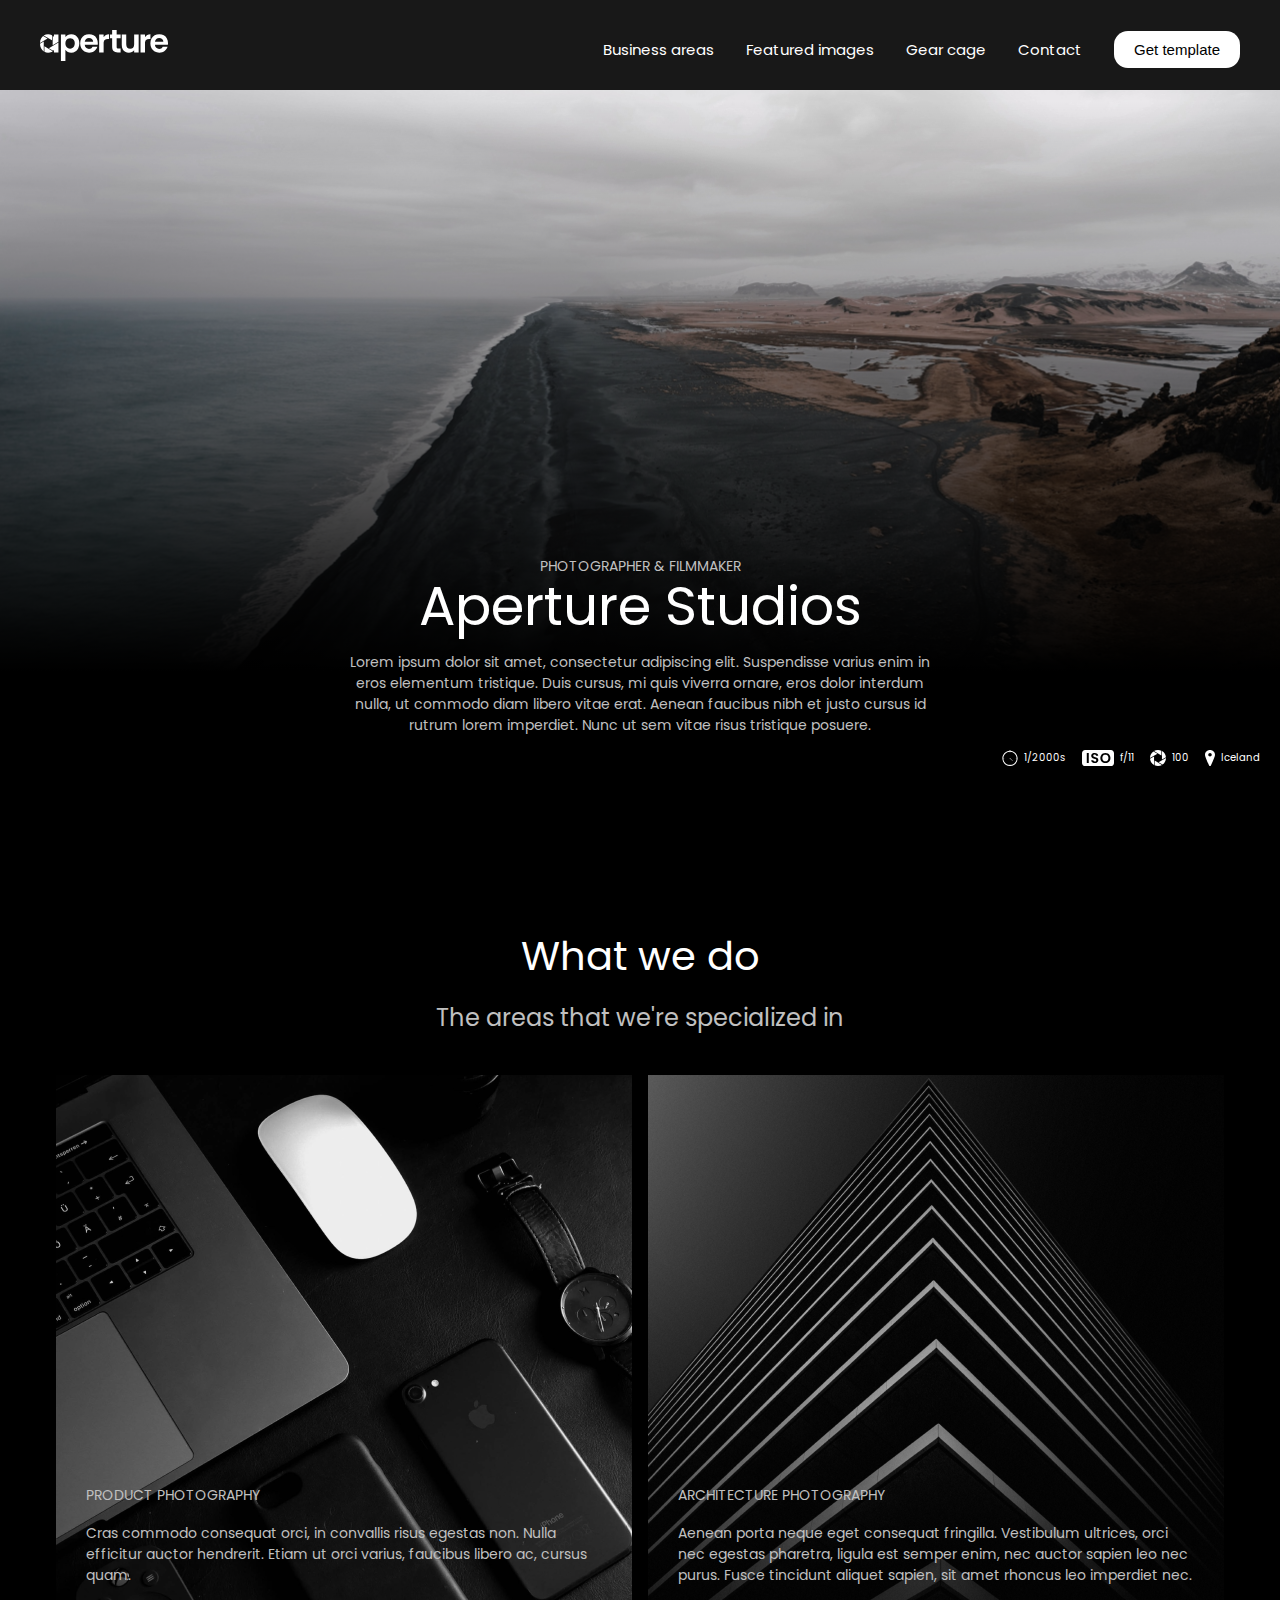
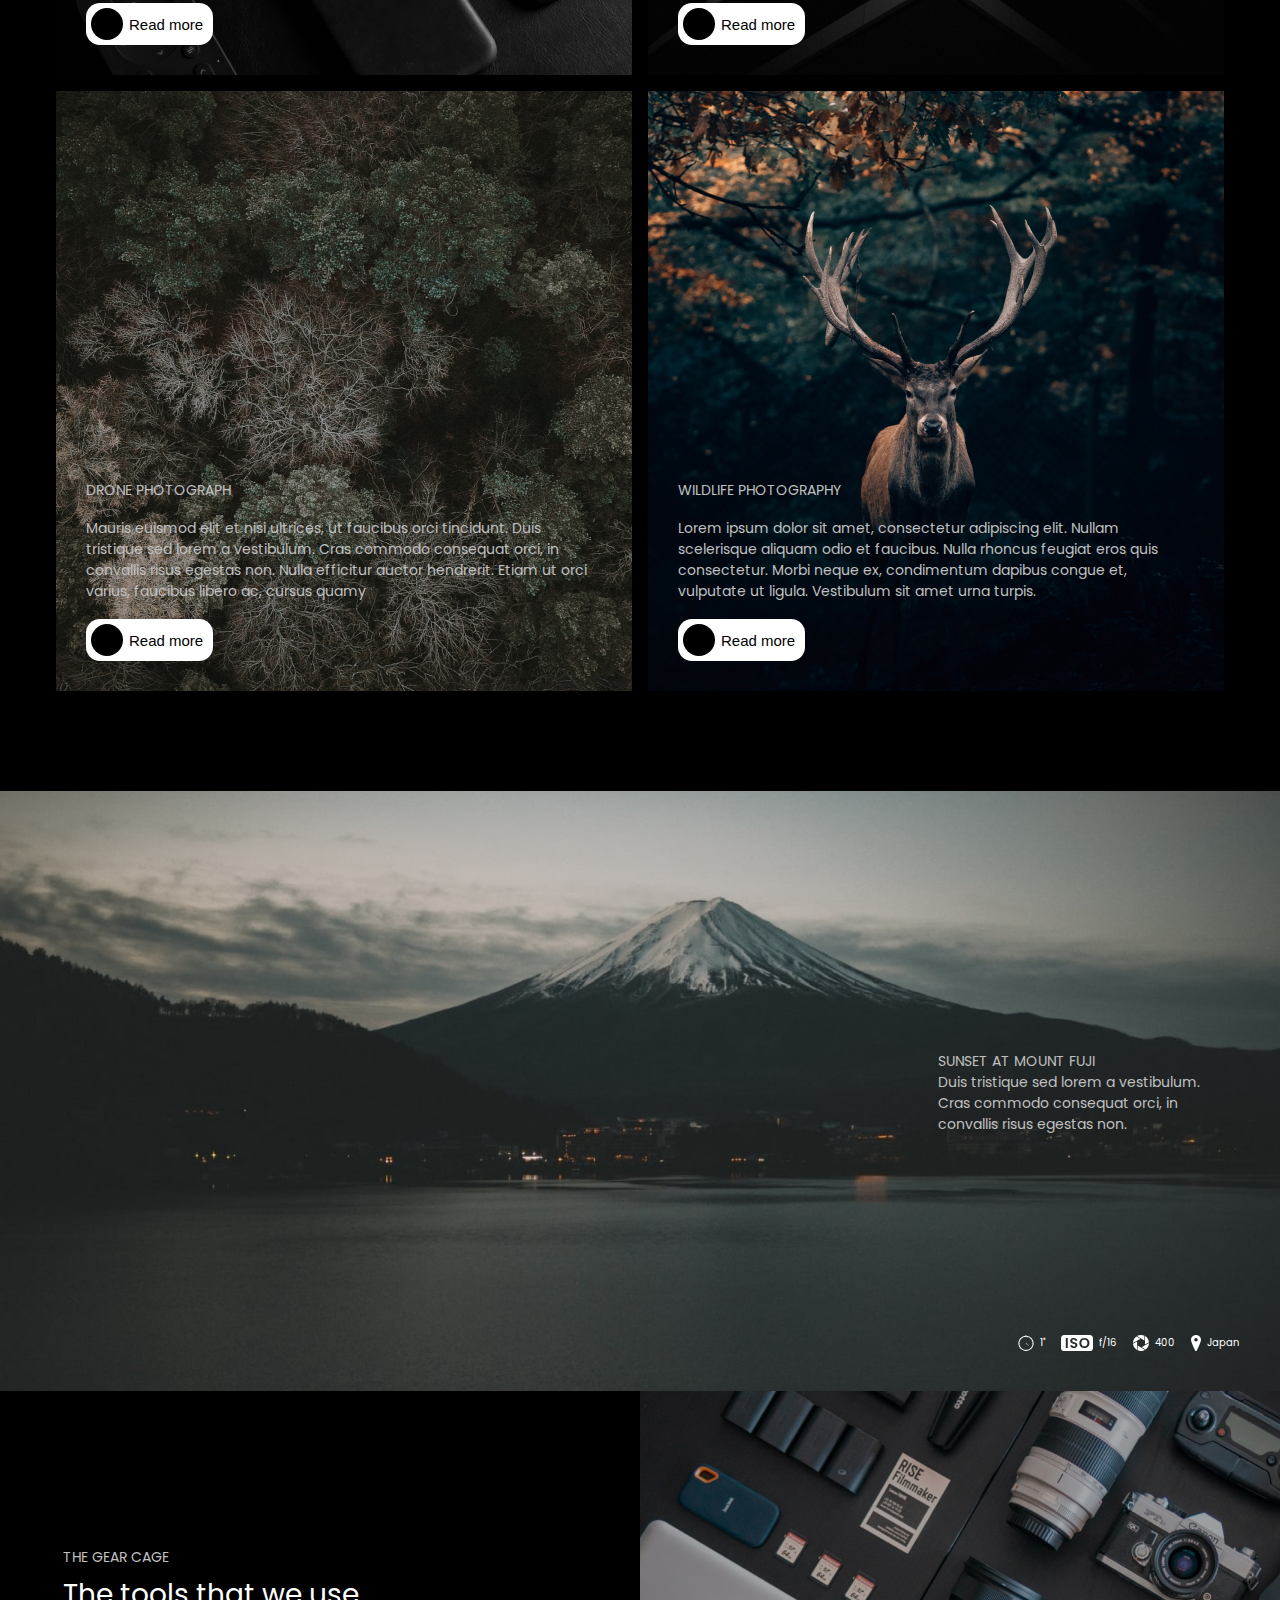
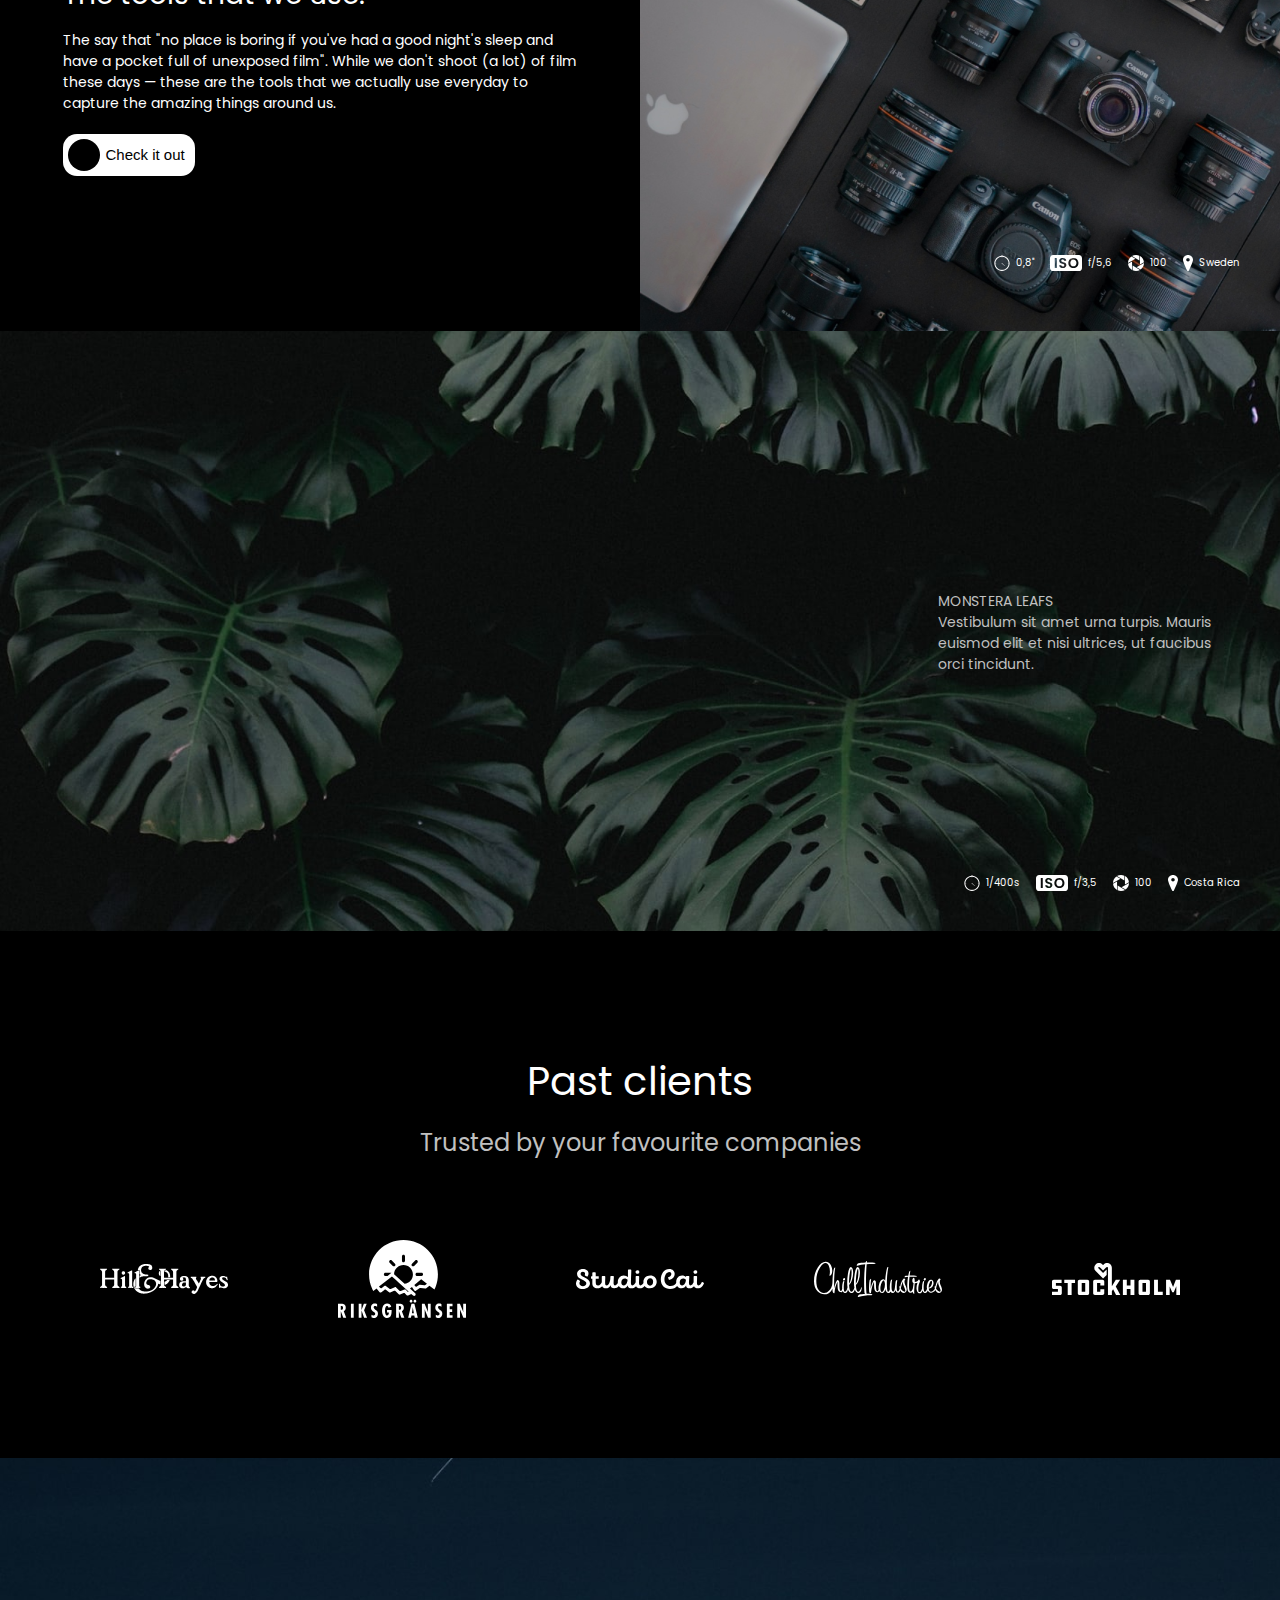
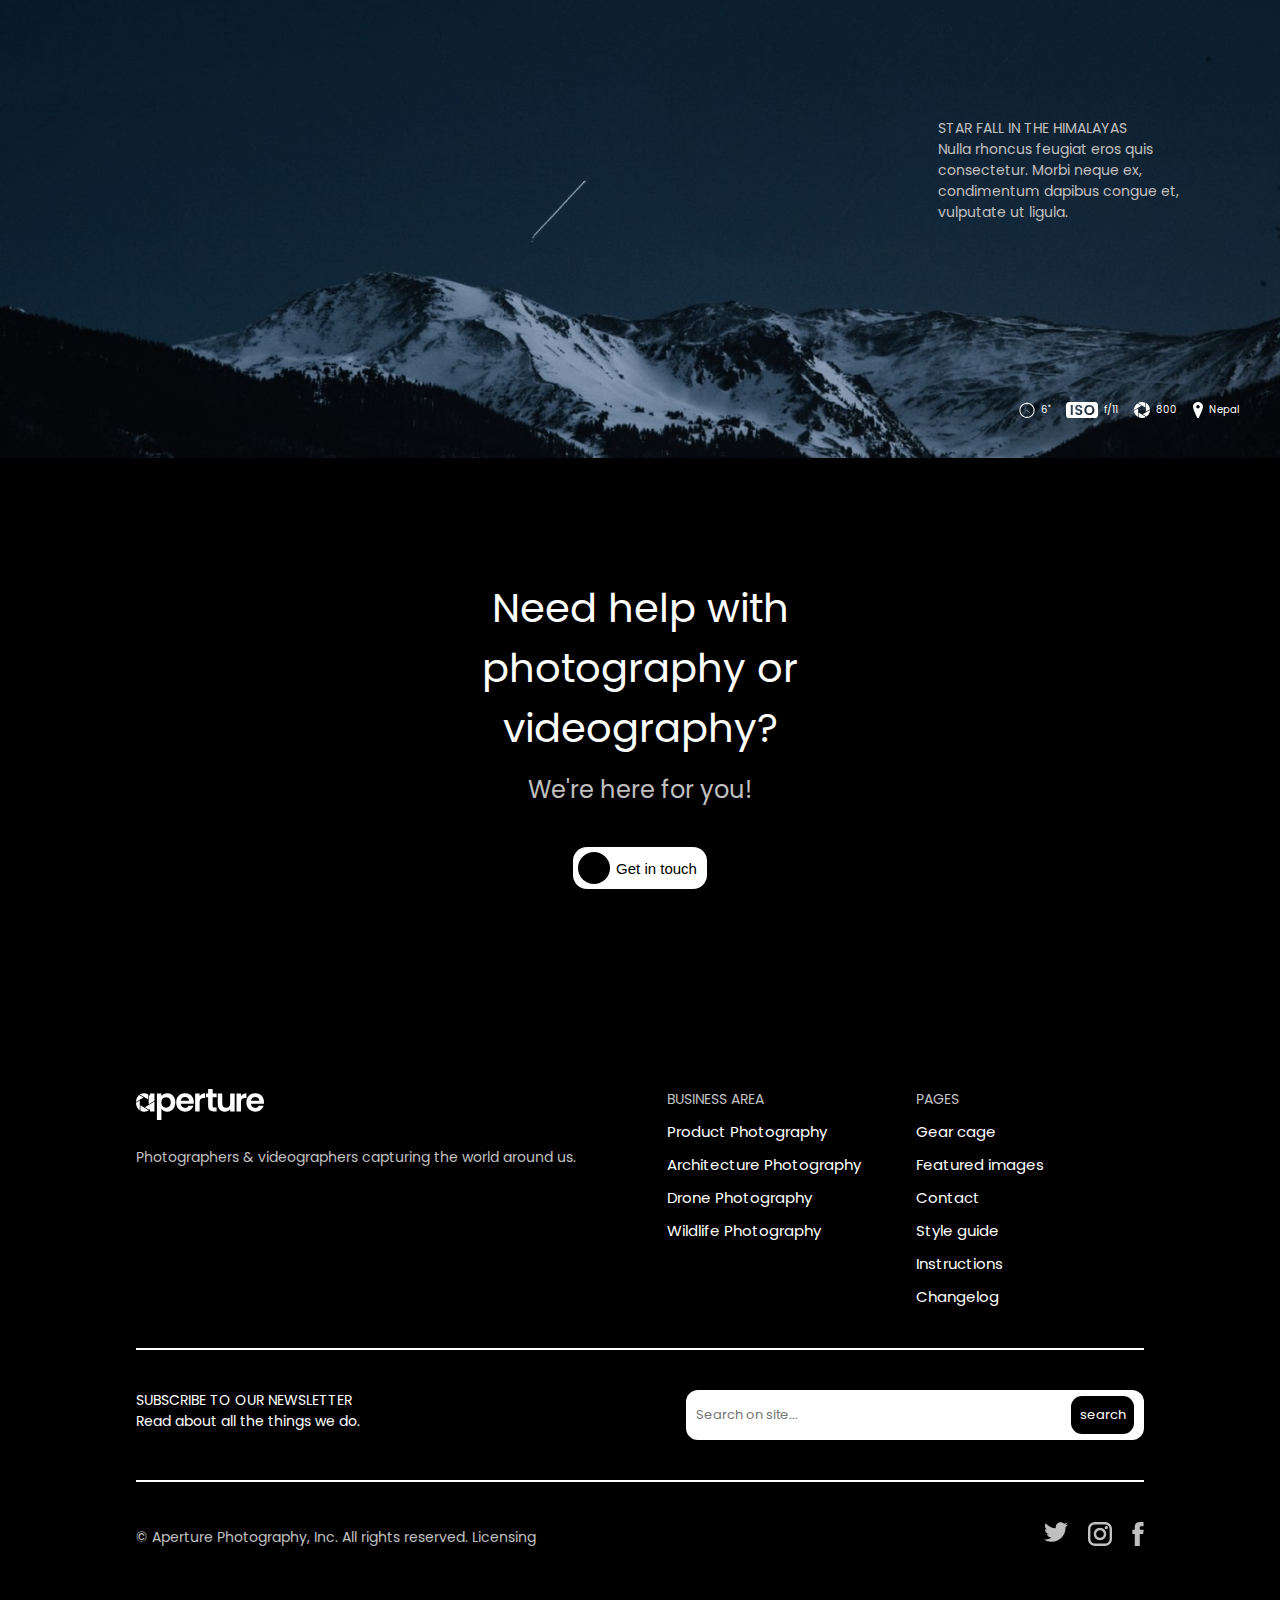
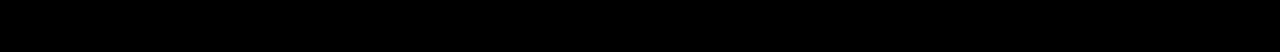
<file: index.html>
<!doctype html>
<html lang="en">
<head>
    <meta charset="UTF-8">
    <meta name="viewport"
          content="width=device-width, user-scalable=no, initial-scale=1.0, maximum-scale=1.0, minimum-scale=1.0">
    <meta http-equiv="X-UA-Compatible" content="ie=edge">
    <title>Aperture</title>
    <link rel="stylesheet" href="assets/css/style.css">
    <script src="./assets/js/script.js" defer></script>
    <link rel="shortcut icon" href="./assets/img/favicon.ico" type="image/x-icon">

</head>
<body>

<header>
    <div class="header_row">
        <div class="logotype">
            <img src="./assets/img/logotype.svg" alt="logo">
        </div>

        <div class="links">
            <a href="">Business areas</a>
            <a href="">Featured images</a>
            <a href="">Gear cage</a>
            <a href="">Contact</a>

            <button>
                <a href="#">Get template</a>
            </button>
        </div>

        <div class="menuImg">
            <img src="./assets/img/square__2_negate.png" alt="">
        </div>
    </div>

    <div class="menu">
        <div class="none">
            <div class="list">
                <a href="">Business areas</a>
                <a href="">Featured images</a>
                <a href="">Gear cage</a>
                <a href="">Contact</a>
            </div>

            <button>
                <a href="#">Get template</a>
            </button>
        </div>
    </div>
</header>

<a href="#">
    <div class="cover">
        <div class="cover_content">
            <div class="block">
                <p>PHOTOGRAPHER & FILMMAKER</p>
                <h1>Aperture Studios</h1>
                <p>Lorem ipsum dolor sit amet, consectetur adipiscing elit. Suspendisse varius enim in eros elementum tristique. Duis cursus, mi quis viverra ornare, eros dolor interdum nulla, ut commodo diam libero vitae erat. Aenean faucibus nibh et justo cursus id rutrum lorem imperdiet. Nunc ut sem vitae risus tristique posuere.</p>
            </div>
        </div>

        <div class="photoInfo_block">
            <div class="photoInfo">
                <img src="./assets/img/icon/icon4.svg" alt="">
                <p>1/2000s</p>
            </div>

            <div class="photoInfo">
                <img src="./assets/img/icon/icon2.svg" alt="">
                <p>f/11</p>
            </div>

            <div class="photoInfo">
                <img src="./assets/img/icon/icon3.svg" alt="">
                <p>100</p>
            </div>

            <div class="photoInfo">
                <img src="./assets/img/icon/icon1.svg" alt="">
                <p>Iceland</p>
            </div>
        </div>
    </div>
</a>


<section class="first">
        <div class="sectionTitle">
            <h1>What we do</h1>
            <h2>The areas that we're specialized in</h2>
        </div>

        <div class="sectionBlocks">
            <div class="block">
                <div class="subBlock sub1">
                    <div class="subBlock_text">
                        <p class="title">Product Photography</p>
                        <p>Cras commodo consequat orci, in convallis risus egestas non. Nulla efficitur auctor hendrerit. Etiam ut orci varius, faucibus libero ac, cursus quam.</p>

                        <button>
                            <div></div>
                            <a href="#">Read more</a>
                        </button>
                    </div>


                </div>

                <div class="subBlock sub2">
                    <div class="subBlock_text">
                        <div class="title"><p>Architecture Photography</p></div>
                        <p>Aenean porta neque eget consequat fringilla. Vestibulum ultrices, orci nec egestas pharetra, ligula est semper enim, nec auctor sapien leo nec purus. Fusce tincidunt aliquet sapien, sit amet rhoncus leo imperdiet nec.</p>
                        <button>
                            <div></div>
                            <a href="#">Read more</a>
                        </button>
                    </div>
                </div>
            </div>

            <div class="block">
                <div class="subBlock sub3" >
                    <div class="subBlock_text">
                        <div class="title"><p>Drone Photograph</p></div>
                        <p>Mauris euismod elit et nisi ultrices, ut faucibus orci tincidunt. Duis tristique sed lorem a vestibulum. Cras commodo consequat orci, in convallis risus egestas non. Nulla efficitur auctor hendrerit. Etiam ut orci varius, faucibus libero ac, cursus quamy</p>
                        <button>
                            <div></div>
                            <a href="#">Read more</a>
                        </button>
                    </div>
                </div>

                <div class="subBlock sub4">
                    <div class="subBlock_text">
                        <div class="title"><p>Wildlife Photography</p></div>
                        <p>Lorem ipsum dolor sit amet, consectetur adipiscing elit. Nullam scelerisque aliquam odio et faucibus. Nulla rhoncus feugiat eros quis consectetur. Morbi neque ex, condimentum dapibus congue et, vulputate ut ligula. Vestibulum sit amet urna turpis.</p>
                        <button>
                            <div></div>
                            <a href="#">Read more</a>
                        </button>
                    </div>
                </div>
            </div>
        </div>


</section>

<div class="second">
    <div class="wideBlock wide1">
        <div class="block">
            <p class="title">Sunset at Mount Fuji</p>
            <p>Duis tristique sed lorem a vestibulum. Cras commodo consequat orci, in convallis risus egestas non.</p>
        </div>

        <div class="photoInfo_block">
            <div class="photoInfo">
                <img src="./assets/img/icon/icon4.svg" alt="">
                <p>1''</p>
            </div>

            <div class="photoInfo">
                <img src="./assets/img/icon/icon2.svg" alt="">
                <p>f/16</p>
            </div>

            <div class="photoInfo">
                <img src="./assets/img/icon/icon3.svg" alt="">
                <p>400</p>
            </div>

            <div class="photoInfo">
                <img src="./assets/img/icon/icon1.svg" alt="">
                <p>Japan</p>
            </div>
        </div>

    </div>

    <div class="twoBlock">
        <div class="block">
            <div class="block_text">
                <p class="title">The Gear cage</p>
                <h3>The tools that we use.</h3>
                <p>The say that "no place is boring if you've had a good night's sleep and have a pocket full of unexposed film". While we don't shoot (a lot) of film these days — these are the tools that we actually use everyday to capture the amazing things around us.</p>

                <button>
                    <div></div>
                    <a href="#">Check it out</a>
                </button>
            </div>

        </div>

        <div class="blockImg none">
            <div class="photoInfo_block">
                <div class="photoInfo">
                    <img src="./assets/img/icon/icon4.svg" alt="">
                    <p>0,8''</p>
                </div>

                <div class="photoInfo">
                    <img src="./assets/img/icon/icon2.svg" alt="">
                    <p>f/5,6</p>
                </div>

                <div class="photoInfo">
                    <img src="./assets/img/icon/icon3.svg" alt="">
                    <p>100</p>
                </div>

                <div class="photoInfo">
                    <img src="./assets/img/icon/icon1.svg" alt="">
                    <p>Sweden</p>
                </div>
            </div>
        </div>
    </div>

    <div class="wideBlock wide2">
        <div class="block">
            <p class="title">Monstera Leafs</p>
            <p>Vestibulum sit amet urna turpis. Mauris euismod elit et nisi ultrices, ut faucibus orci tincidunt.</p>
        </div>

        <div class="photoInfo_block">
            <div class="photoInfo">
                <img src="./assets/img/icon/icon4.svg" alt="">
                <p>1/400s</p>
            </div>

            <div class="photoInfo">
                <img src="./assets/img/icon/icon2.svg" alt="">
                <p>f/3,5</p>
            </div>

            <div class="photoInfo">
                <img src="./assets/img/icon/icon3.svg" alt="">
                <p>100</p>
            </div>

            <div class="photoInfo">
                <img src="./assets/img/icon/icon1.svg" alt="">
                <p>Costa Rica</p>
            </div>
        </div>

    </div>
</div>

<div class="third">
    <div class="sectionTitle">
        <h1>Past clients</h1>
        <h2>Trusted by your favourite companies</h2>
    </div>

    <div class="block">
        <img src="./assets/img/section/third/img1.svg" alt="">
        <img src="./assets/img/section/third/img2.svg" alt="">
        <img src="./assets/img/section/third/img3.svg" alt="">
        <img src="./assets/img/section/third/img4.svg" alt="">
        <img src="./assets/img/section/third/img5.svg" alt="">
    </div>

</div>

<div class="wideBlock wide3">
    <div class="block">
        <p class="title">Star fall in the Himalayas</p>
        <p>Nulla rhoncus feugiat eros quis consectetur. Morbi neque ex, condimentum dapibus congue et, vulputate ut ligula.</p>
    </div>

    <div class="photoInfo_block">
        <div class="photoInfo">
            <img src="./assets/img/icon/icon4.svg" alt="">
            <p>6''</p>
        </div>

        <div class="photoInfo">
            <img src="./assets/img/icon/icon2.svg" alt="">
            <p>f/11</p>
        </div>

        <div class="photoInfo">
            <img src="./assets/img/icon/icon3.svg" alt="">
            <p>800</p>
        </div>

        <div class="photoInfo">
            <img src="./assets/img/icon/icon1.svg" alt="">
            <p>Nepal</p>
        </div>
    </div>

</div>

<div class="fourth">
    <div class="sectionTitle">
        <h1>Need help with photography or videography?</h1>
        <h2>We're here for you!</h2>
    </div>

    <button>
        <div></div>
        <a href="#">Get in touch</a>
    </button>
</div>

<foooter>
    <div class="footer_content">
        <div class="topContent">
            <div class="logotype">
                <a href="#"><img src="./assets/img/logotype.svg" alt="logotype"></a>
                <p class="none">Photographers & videographers capturing the world around us.</p>
            </div>

            <div class="linksBlock none">
                <div class="links">
                    <p>business area</p>
                    <a href="#">Product Photography</a>
                    <a href="#">Architecture Photography</a>
                    <a href="#">Drone Photography</a>
                    <a href="#">Wildlife Photography</a>
                </div>

                <div class="links">
                    <p>pages</p>
                    <a href="#">Gear cage</a>
                    <a href="#">Featured images</a>
                    <a href="#">Contact</a>
                    <a href="#">Style guide</a>
                    <a href="#">Instructions</a>
                    <a href="#">Changelog</a>
                </div>
            </div>

        </div>
        <hr>
        <div class="middleContent">
            <div class="middleContent_text">
                <p class="title">Subscribe to our newsletter</p>
                <p>Read about all the things we do.</p>
            </div>

            <div class="middleContent_form">
                <form action="">
                    <input type="search" class="search" placeholder="Search on site...">
                    <input type="submit" class="sub" value="search">
                </form>
            </div>

        </div>
        <hr>

        <div class="bottomContent">
            <p>© Aperture Photography, Inc. All rights reserved. Licensing</p>
            <div class="networks">
                <a href="#"><img src="./assets/img/twitter.svg" alt="twitter"></a>
                <a href="#"><img src="./assets/img/inst.svg" alt="instagram"></a>
                <a href="#"><img src="./assets/img/facebook.svg" alt="facebook"></a>
            </div>
        </div>
    </div>
</foooter>

</body>
</html>
</file>
<file: assets/css/style.css>
@import url('https://fonts.googleapis.com/css2?family=Poppins&display=swap');
@import "./../css/laptopStyle.css";
@import "./../css/tableStyle.css";
@import "./../css/mobileStyle.css";

*{
    margin: 0;
    padding: 0;
}

body{
    background-color: black;
    font-family: 'Poppins', sans-serif;
    color: white;
}

a{
    text-decoration: none;
    font-size: 15px;
    color: white;
}

body a:hover{
    color: darkslategray;
}

p{
    font-size: 14px;
}

.title{
    color: white;
    text-transform: uppercase;
}

h3{
    font-size: 28px;
    font-weight: 400;
}

.sectionTitle{
    text-align: center;
    margin: 120px auto 40px auto;
    max-width: 571px;
}
.sectionTitle h1{
    font-size: 40px;
    font-weight: 400;
}

.sectionTitle h2{
    margin-top: 14px;
    font-size: 24px;
    font-weight: 400;
    color: #C0C0C0;
}

button{
    display: flex;
    align-items: center;
    gap: 6px;
    padding: 5px 10px 5px 5px;
    background-color: white;
    border-radius: 14px;
    border: none;
}

button div{
    background-color: black;
    border-radius: 100px;
    padding: 16px;
}

button a{
    text-decoration: none;
    color: black;
}

button:hover{
    background-color: darkslategray;
    color: white;
}

button:hover a{
    color: white;
}

button:hover div{
    background-color: white;
}

.photoInfo_block{
    width: 100%;
    display: flex;
    justify-content: right;
    gap: 16px;
    margin-top: 14px;
    margin-right: 40px;
    margin-bottom: 40px;
}

.photoInfo{
    display: flex;
    align-items: start;
    gap: 6px;
}

.photoInfo p{
    font-size: 10px;
}

header{
    background-color: #181818;
    width: 100%;
    height: 90px;
}

.header_row{
    max-width: 1200px;
    margin: 0 auto;
    background-color: #181818;
    display: flex;
    align-items: center;
    justify-content: space-between;
    padding: 30px 0 30px 0;
}

.header_row .links{
    display: flex;
    align-items: center;
    gap: 32px;
}

.header_row button{
    padding: 10px 20px 10px 20px;
}

.header_row .menuImg{
    display: none;
}

.menu{
    display: none;
}

.cover{
    width: 100%;
    height: 716px;
    background: linear-gradient(360deg, #000000 18.78%, rgba(0, 0, 0, 0) 98.53%), url('./../img/bg.png');
    /*background-image: url("./../img/topBg.png");*/
    background-repeat: no-repeat;
    background-size: cover;
    display: flex;
    flex-direction: column;
    align-items: center;
    justify-content: end;
}

a:hover .cover{
    color: white;
}

.cover .block{
    text-align: center;
    max-width: 580px;
    margin: 0 auto;
}

.cover .block p{
    color: #C0C0C0;
}

.cover .block h1{
    font-size: 54px;
    line-height: 59px;
    margin-bottom: 16px;
    font-weight: 400;
}

.first{
    max-width: 1200px;
    margin: 0 auto;
}

.first .sectionBlocks{
    margin-bottom: 100px;
}
.first .sectionBlocks .block{
    display: flex;
    justify-content: center;
    gap: 16px;
    margin-top: 16px;
}

.first .sectionBlocks .block .subBlock{
    width: 576px;
    height: 600px;
    background-repeat: no-repeat;
    background-size: cover;
    display: flex;
    align-items: end;
}

.sub1{
    background-image: url("./../img/section/first/IMAGE.png");
}

.sub2{
    background-image: url("./../img/section/first/IMAGE (1).png");
}

.sub3{
    background-image: url("./../img/section/first/IMAGE (2).png");
}

.sub4{
    background-image: url("./../img/section/first/IMAGE (3).png");
}

.subBlock .subBlock_text{
    margin-left: 30px;
    margin-bottom: 30px;
}

.first p{
    color: #C0C0C0;
    max-width: 515px;
    margin-bottom: 17px;
}

.wideBlock{
    background-repeat: no-repeat;
    background-size: cover;
    height: 600px;
    width: 100%;
    display: flex;
    flex-direction: column;
    justify-content: space-between;
    align-items: end;
}

.wide1{
    background-image: url("./../img/section/second/IMAGE (4).png");
}

.wide2{
    background-image: url("./../img/section/second/IMAGE (6).png");
}

.wide3{
    background-image: url("./../img/section/fourth/IMAGE (7).png");
}

.wideBlock .block{
    margin-top: 260px;
    max-width: 280px;
    margin-right: 62px;
}

.wideBlock .block p{
    color: #C0C0C0;
}

.second .twoBlock{
    display: flex;
}

.second .twoBlock .block{
    background-color: black;
    width: 50%;
    height: 540px;
    display: flex;
    align-items:  center;
    justify-content: center;
    flex-direction: column;
}

.twoBlock .title{
    color: #C0C0C0;
    margin-bottom: 6px;
}

.twoBlock h3{
    margin-bottom: 14px;
}

.twoBlock p{
    margin-bottom: 20px;
}

.twoBlock .block_text{
    max-width: 515px;
}

.twoBlock .blockImg{
    width: 50%;
    height: 540px;
    display: flex;
    align-items: end;
    background-image: url("./../img/section/second/IMAGE (5).png");
    background-repeat: no-repeat;
    background-size: cover;
}

.third .smallLap{
    display: none;
}

.third .block{
    display: flex;
    justify-content: center;
    gap: 110px;
    margin-top: 80px;
    margin-bottom: 140px;
}

.fourth{
    display: flex;
    flex-direction: column;
    align-items: center;
    justify-content: center;
}


.footer_content{
    padding: 100px 136px;
    max-width: 1920px;
    margin: 100px auto 0 auto;
}

.footer_content .topContent{
    display: flex;
    justify-content: space-between;
}

.topContent .logotype p{
    margin-top: 20px;
    color: #C0C0C0;
}

.linksBlock{
    margin-right: 100px;
    display: flex;
    gap: 55px;
}

.topContent .links{
    display: flex;
    flex-direction: column;
    gap: 10px;
}

.topContent .links p{
    color: #C0C0C0;
    text-transform: uppercase;
}

.middleContent_form{
    width: 458px;
    position: relative;
}

form .sub{
    width: 100%;
    max-width: 63px;
    margin-top: 6px;
    position: absolute;
    right: 10px;
    background-color: black;
    border: none;
    border-radius: 11px;
    padding: 9px 6px;
    color: white;
    font-family: 'Poppins', sans-serif;
    font-size: 13px;
    cursor: pointer;
}

form .search{
    width: 100%;
    max-width: 458px;
    height: 50px;
    border: none;
    border-radius: 12px;
    padding: 0 10px 0 10px;
    outline: none;
    font-family: 'Poppins', sans-serif;
    font-size: 13px;
}


hr{
    margin: 40px 0;
    background-color: white;
    border: 1px solid white;
}

.middleContent{
    display: flex;
    justify-content: space-between;
}

.bottomContent{
    display: flex;
    justify-content: space-between;
    align-items: center;
}

.bottomContent {
    color: #C0C0C0;
}

.bottomContent .networks{
    display: flex;
    gap: 20px;
}
</file>
